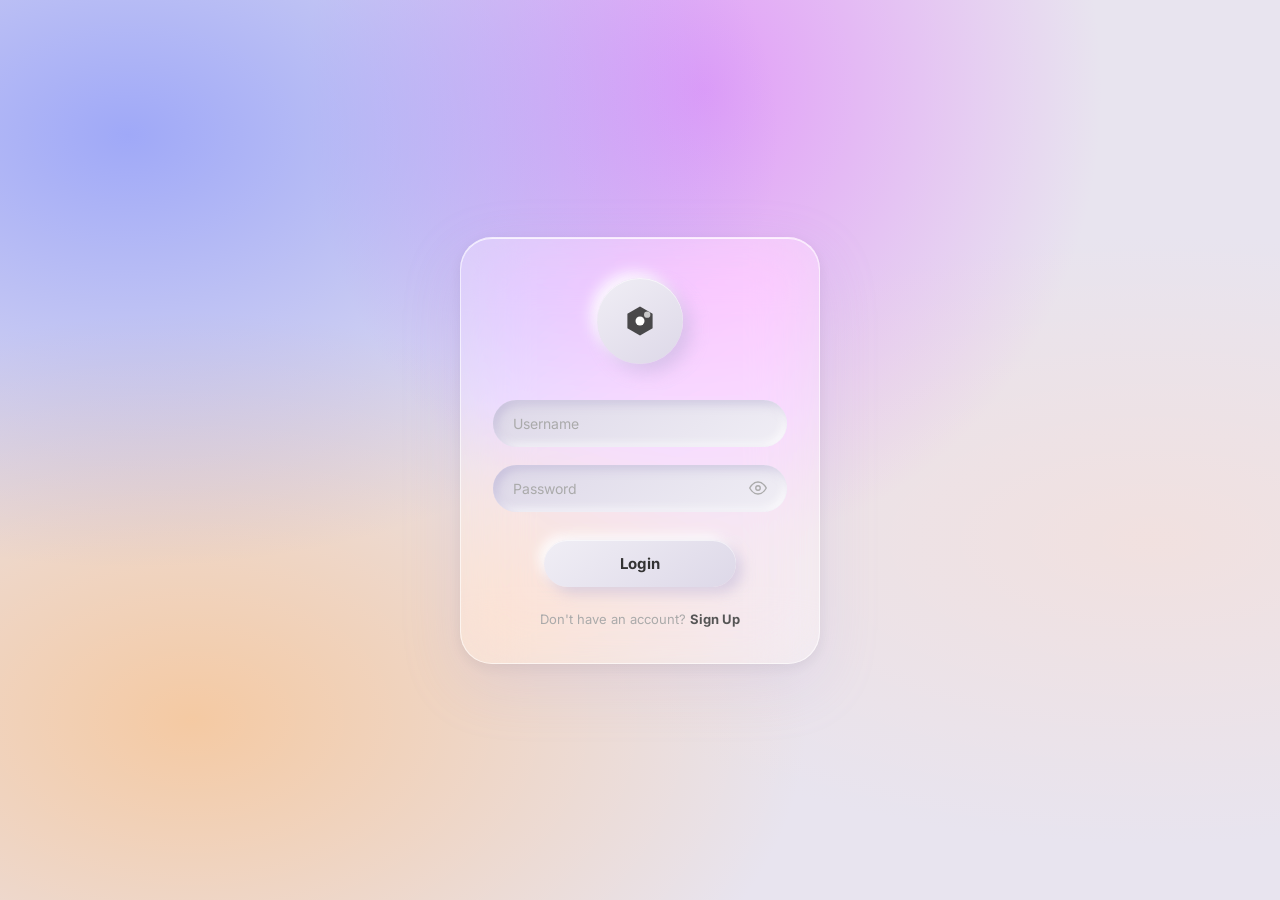
<file: login-card/index.html>
<!DOCTYPE html>
<html lang="en">
<head>
  <meta charset="UTF-8"/>
  <meta name="viewport" content="width=device-width, initial-scale=1.0"/>
  <title>Login Card</title>
  <link rel="stylesheet" href="style.css"/>
</head>
<body>

  <div class="login-card">

    <!-- Logo -->
    <div class="logo-wrap">
      <div class="logo-circle">
        <svg viewBox="0 0 40 40" fill="none" width="36" height="36">
          <path d="M20 4L34 12V28L20 36L6 28V12L20 4Z" fill="#2d2d2d" opacity="0.85"/>
          <circle cx="20" cy="20" r="5" fill="white"/>
          <circle cx="28" cy="13" r="3.5" fill="white" opacity="0.7"/>
        </svg>
      </div>
    </div>

    <!-- Fields -->
    <div class="fields">

      <div class="input-wrap">
        <input type="text" placeholder="Username" id="username"/>
      </div>

      <div class="input-wrap">
        <input type="password" placeholder="Password" id="password"/>
        <button class="eye-btn" id="eyeBtn" tabindex="-1" aria-label="Toggle password">
          <svg id="eyeIcon" viewBox="0 0 24 24" fill="none" stroke="currentColor" stroke-width="1.8" width="18" height="18">
            <path d="M1 12s4-8 11-8 11 8 11 8-4 8-11 8-11-8-11-8z"/>
            <circle cx="12" cy="12" r="3"/>
          </svg>
        </button>
      </div>

    </div>

    <!-- Login Button -->
    <button class="login-btn">Login</button>

    <!-- Footer -->
    <p class="footer-text">Don't have an account? <a href="#" class="signup-link">Sign Up</a></p>

  </div>

  <script src="script.js"></script>
</body>
</html>
</file>
<file: login-card/style.css>
@import url('https://fonts.googleapis.com/css2?family=Inter:wght@400;500;600;700&display=swap');

*, *::before, *::after { box-sizing: border-box; margin: 0; padding: 0; }

body {
  min-height: 100vh;
  display: flex;
  align-items: center;
  justify-content: center;
  font-family: 'Inter', sans-serif;
  background:
    radial-gradient(ellipse at 10% 15%, rgba(100,120,255,0.55) 0%, transparent 40%),
    radial-gradient(ellipse at 55% 10%, rgba(220,100,255,0.55) 0%, transparent 40%),
    radial-gradient(ellipse at 15% 80%, rgba(255,180,100,0.55) 0%, transparent 40%),
    radial-gradient(ellipse at 90% 60%, rgba(255,220,200,0.40) 0%, transparent 40%),
    #e8e4ef;
}

/* ── CARD ── */
.login-card {
  width: 360px;
  padding: 40px 32px 36px;
  border-radius: 32px;
  background: rgba(255, 255, 255, 0.30);
  backdrop-filter: blur(32px) saturate(180%);
  -webkit-backdrop-filter: blur(32px) saturate(180%);
  border: 1px solid rgba(255, 255, 255, 0.60);
  box-shadow:
    0 20px 60px rgba(180,160,220,0.18),
    0 4px 16px rgba(0,0,0,0.07),
    inset 0 1px 0 rgba(255,255,255,0.75);
  display: flex;
  flex-direction: column;
  align-items: center;
  gap: 0;
}

/* ── LOGO ── */
.logo-wrap {
  margin-bottom: 36px;
}

.logo-circle {
  width: 86px;
  height: 86px;
  border-radius: 50%;
  background: linear-gradient(145deg, #f0eef5, #ddd8e8);
  display: flex;
  align-items: center;
  justify-content: center;
  box-shadow:
    8px 8px 18px rgba(180,170,210,0.45),
    -6px -6px 14px rgba(255,255,255,0.90),
    inset 0 1px 0 rgba(255,255,255,0.6);
}

/* ── INPUTS ── */
.fields {
  width: 100%;
  display: flex;
  flex-direction: column;
  gap: 18px;
  margin-bottom: 28px;
}

.input-wrap {
  position: relative;
  width: 100%;
}

.input-wrap input {
  width: 100%;
  padding: 15px 20px;
  border-radius: 50px;
  border: none;
  outline: none;
  font-size: 14px;
  font-family: 'Inter', sans-serif;
  font-weight: 500;
  color: #555;
  background: linear-gradient(145deg, #ddd8e8, #f0eef5);
  box-shadow:
    inset 4px 4px 10px rgba(180,170,210,0.50),
    inset -3px -3px 8px rgba(255,255,255,0.85);
  transition: box-shadow 0.2s ease;
}

.input-wrap input::placeholder {
  color: #aaa;
  font-weight: 400;
}

.input-wrap input:focus {
  box-shadow:
    inset 5px 5px 12px rgba(160,150,200,0.55),
    inset -3px -3px 8px rgba(255,255,255,0.85),
    0 0 0 2px rgba(180,140,230,0.25);
}

/* password input padding for eye icon */
#password { padding-right: 50px; }

.eye-btn {
  position: absolute;
  right: 16px;
  top: 50%;
  transform: translateY(-50%);
  background: none;
  border: none;
  cursor: pointer;
  color: #aaa;
  display: flex;
  align-items: center;
  padding: 4px;
  transition: color 0.2s ease;
}

.eye-btn:hover { color: #888; }

/* ── LOGIN BUTTON ── */
.login-btn {
  width: 65%;
  padding: 14px;
  border-radius: 50px;
  border: none;
  cursor: pointer;
  font-size: 15px;
  font-weight: 700;
  font-family: 'Inter', sans-serif;
  color: #333;
  background: linear-gradient(145deg, #f0eef5, #ddd8e8);
  box-shadow:
    6px 6px 14px rgba(180,170,210,0.45),
    -5px -5px 12px rgba(255,255,255,0.90),
    inset 0 1px 0 rgba(255,255,255,0.6);
  margin-bottom: 24px;
  transition: box-shadow 0.15s ease, transform 0.15s ease;
  letter-spacing: 0.3px;
}

.login-btn:hover {
  box-shadow:
    8px 8px 18px rgba(180,170,210,0.50),
    -6px -6px 14px rgba(255,255,255,0.95),
    inset 0 1px 0 rgba(255,255,255,0.6);
  transform: translateY(-1px);
}

.login-btn:active {
  transform: translateY(1px);
  box-shadow:
    2px 2px 6px rgba(180,170,210,0.40),
    -2px -2px 5px rgba(255,255,255,0.80),
    inset 3px 3px 8px rgba(180,170,210,0.40),
    inset -2px -2px 5px rgba(255,255,255,0.75);
}

/* ── FOOTER ── */
.footer-text {
  font-size: 13px;
  color: #aaa;
  font-weight: 400;
}

.signup-link {
  color: #555;
  font-weight: 700;
  text-decoration: none;
  transition: color 0.2s ease;
}

.signup-link:hover { color: #222; }
</file>
